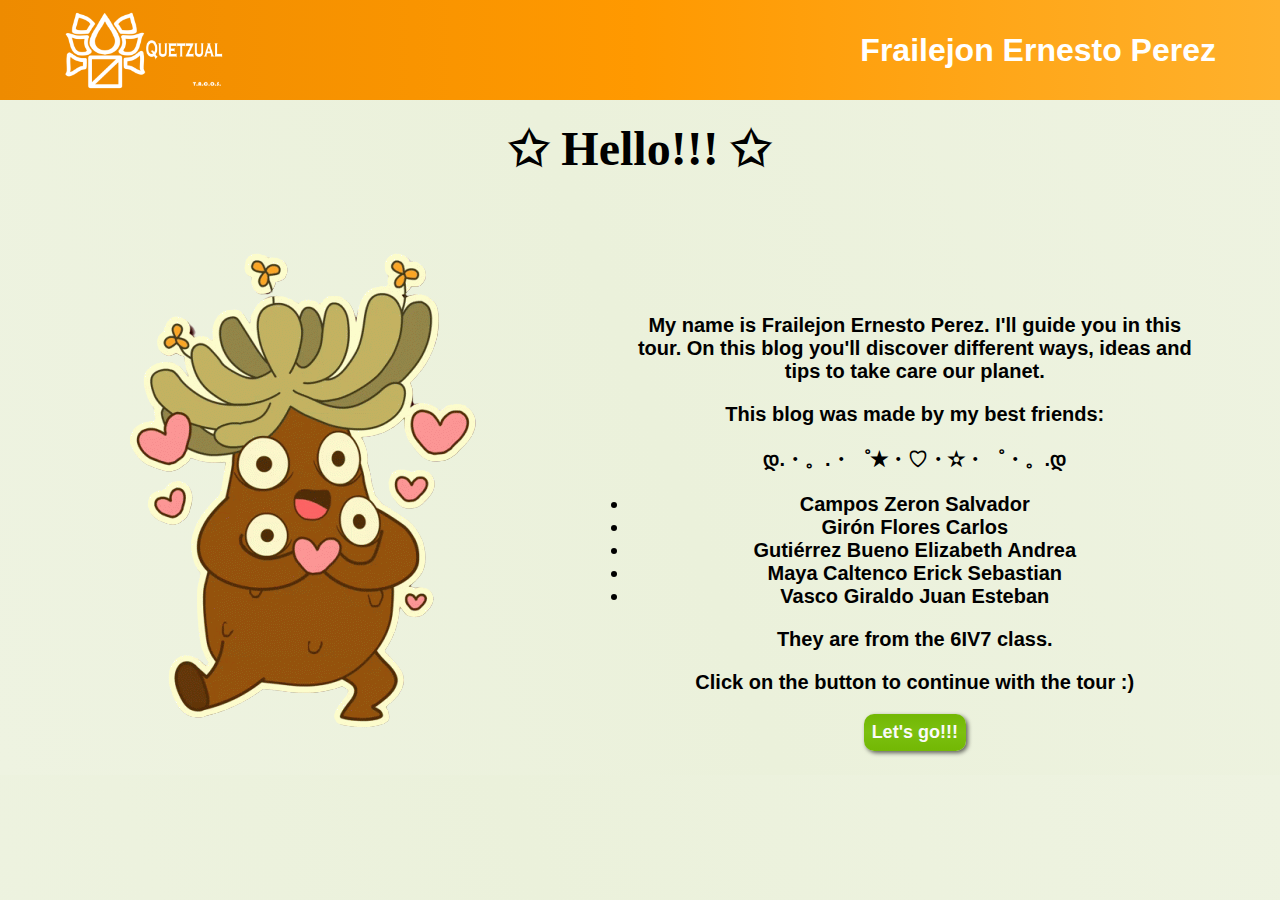
<file: index.html>
<!DOCTYPE html>
<html lang="en">
<head>
    <meta charset="UTF-8">
    <meta http-equiv="X-UA-Compatible" content="IE=edge">
    <meta name="viewport" content="width=device-width, initial-scale=1.0">
    <link rel="stylesheet" href="css/frailejon.css">
    <title>Blog</title>
</head>
<body>
    <header>
        <img src="./multimedia/LogoNegroVertical.png" alt="" class="logo">
        <h1 class="title">Frailejon Ernesto Perez</h1>
    </header>
    <section>
        <center>
            <p class="titulo">✩ Hello!!! ✩</p>
        </center>
        <article>
            <center>
                <img src="multimedia/frailejon.png"> 
            </center>
        </article>
        <article>
            <center>
                <p>My name is Frailejon Ernesto Perez. I'll guide you in this tour. On this blog you'll discover different ways, ideas and tips to take care our planet.</p>
                <p>This blog was made by my best friends:</p>
                <p>დ.・。.・゜✭・♡・✫・゜・。.დ</p>
                <li>Campos Zeron Salvador</li>
                <li>Girón Flores Carlos</li>
                <li>Gutiérrez Bueno Elizabeth Andrea</li>
                <li>Maya Caltenco Erick Sebastian</li>
                <li>Vasco Giraldo Juan Esteban</li>
                <p>They are from the 6IV7 class.</p>
                <p>Click on the button to continue with the tour :)</p>
                <a href="tips.html"><button>Let's go!!!</button></a>
            </center>
        </article>
    </section>
</body>
</html>
</file>
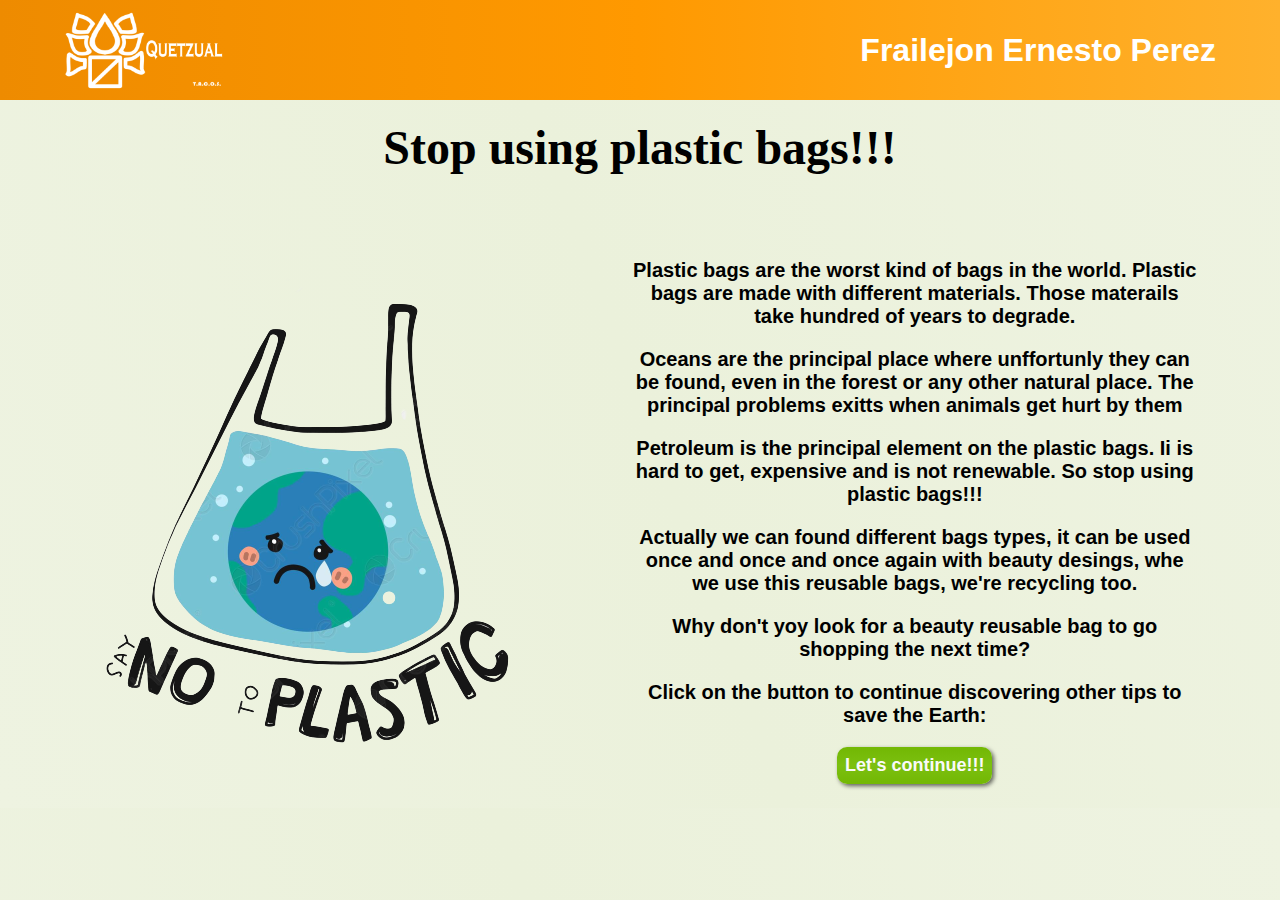
<file: bags.html>
<!DOCTYPE html>
<html lang="en">
<head>
    <meta charset="UTF-8">
    <meta http-equiv="X-UA-Compatible" content="IE=edge">
    <meta name="viewport" content="width=device-width, initial-scale=1.0">
    <link rel="stylesheet" href="css/tips.css">
    <title>Document</title>
</head>
<body>
    <header>
        <img src="./multimedia/LogoNegroVertical.png" alt="" class="logo">
        <h1 class="title">Frailejon Ernesto Perez</h1>
    </header>
    <section>
        <center>
            <p class="titulo">Stop using plastic bags!!!</p>
        </center>
        <article>
            <center>
                <img src="multimedia/PlasticBags.png">
            </center>
        </article>
        <article>
            <center>
                <p>Plastic bags are the worst kind of bags in the world. Plastic bags are made with different materials. Those materails take hundred of years to degrade.</p>
                <p>Oceans are the principal place where unffortunly they can be found, even in the forest or any other natural place. The principal problems exitts when animals get hurt by them</p>
                <p>Petroleum is the principal element on the plastic bags. Ii is hard to get, expensive and is not renewable. So stop using plastic bags!!!</p>
                <p>Actually we can found different bags types, it can be used once and once and once again with beauty desings, whe we use this reusable bags, we're recycling too.</p>
                <p>Why don't yoy look for a beauty reusable bag to go shopping the next time?</p>
                <p>Click on the button to continue discovering other tips to save the Earth:</p>
                <a href="tips.html"><button>Let's continue!!!</button></a>
            </center>
        </article>
    </section>
</body>
</html>
</file>
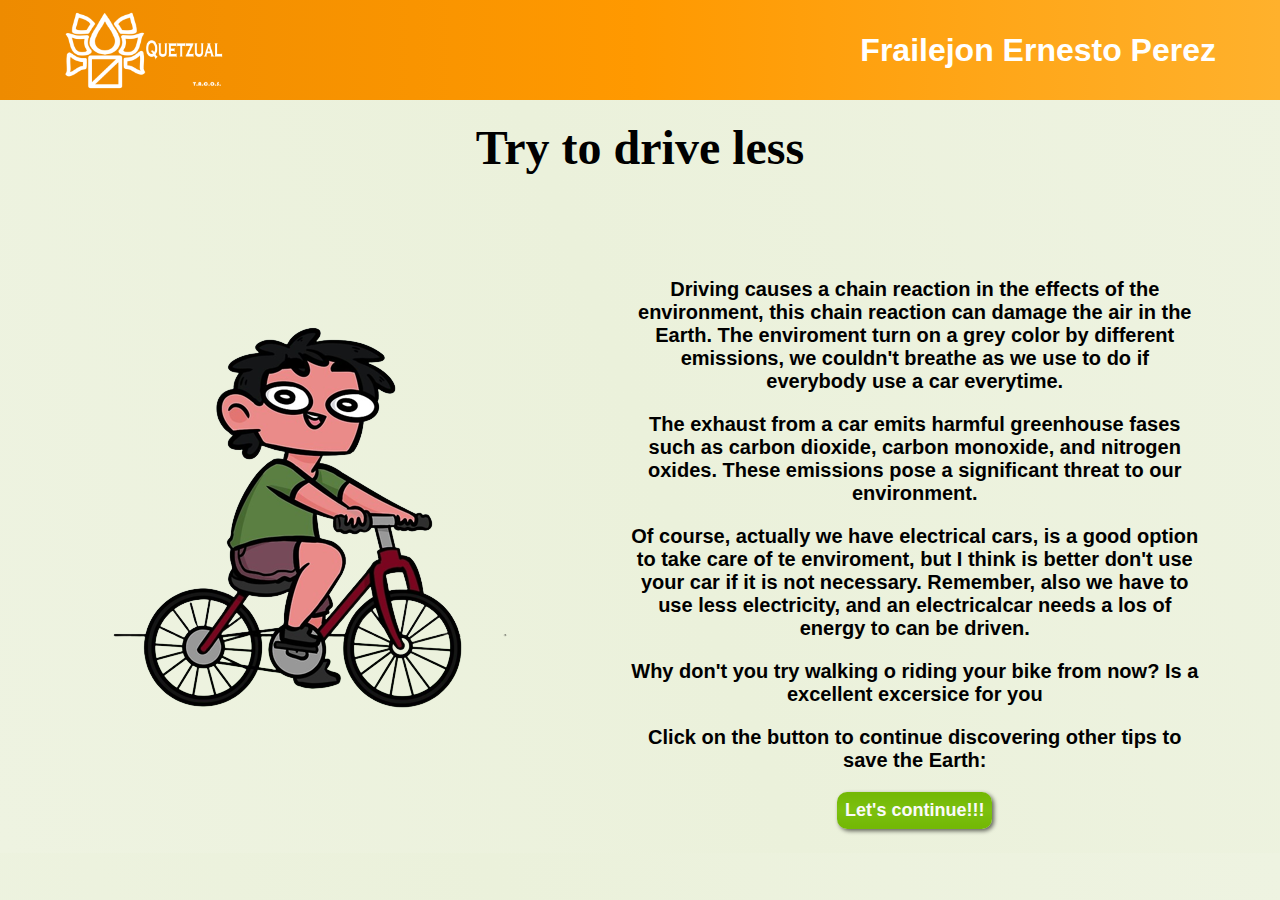
<file: drive.html>
<!DOCTYPE html>
<html lang="en">
<head>
    <meta charset="UTF-8">
    <meta http-equiv="X-UA-Compatible" content="IE=edge">
    <meta name="viewport" content="width=device-width, initial-scale=1.0">
    <link rel="stylesheet" href="css/tips.css">
    <title>Document</title>
</head>
<body>
    <header>
        <img src="./multimedia/LogoNegroVertical.png" alt="" class="logo">
        <h1 class="title">Frailejon Ernesto Perez</h1>
    </header>
    <section>
        <center>
            <p class="titulo">Try to drive less</p>
        </center>
        <article>
            <center>
                <img src="multimedia/DriveLess.png">
            </center>
        </article>
        <article>
            <center>
                <p>Driving causes a chain reaction in the effects of the environment, this chain reaction can damage the air in the Earth. The enviroment turn on a grey color by different emissions, we couldn't breathe as we use to do if everybody use a car everytime.</p>
                <p>The exhaust from a car emits harmful greenhouse fases such as carbon dioxide, carbon monoxide, and nitrogen oxides. These emissions pose a significant threat to our environment.</p>
                <p>Of course, actually we have electrical cars, is a good option to take care of te enviroment, but I think is better don't use your car if it is not necessary. Remember, also we have to use less electricity, and an electricalcar needs a los of energy to can be driven.</p>
                <p>Why don't you try walking o riding your bike from now? Is a excellent excersice for you</p>
                <p>Click on the button to continue discovering other tips to save the Earth:</p>
                <a href="tips.html"><button>Let's continue!!!</button></a>
            </center>
        </article>
    </section>
</body>
</html>
</file>
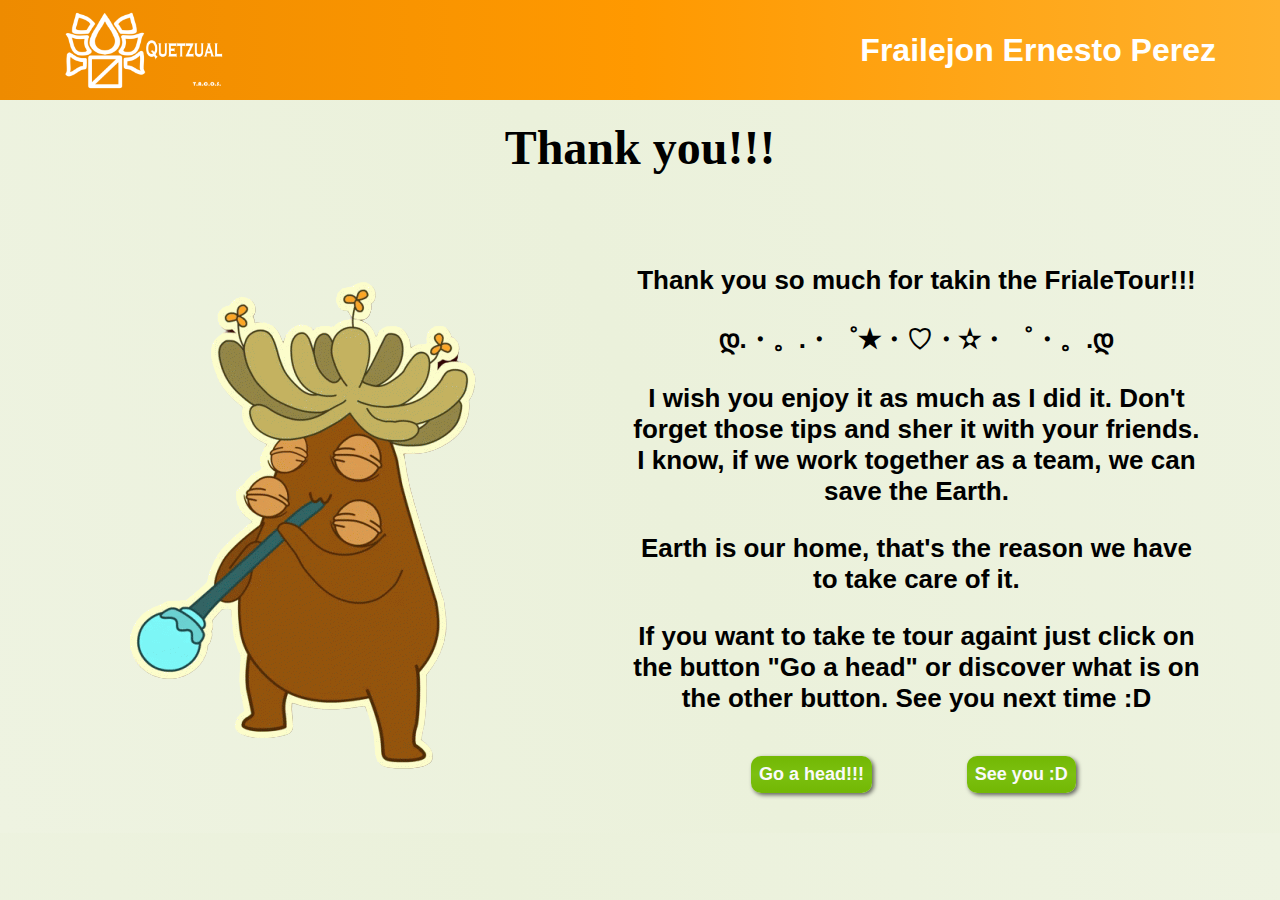
<file: final.html>
<!DOCTYPE html>
<html lang="en">
<head>
    <meta charset="UTF-8">
    <meta http-equiv="X-UA-Compatible" content="IE=edge">
    <meta name="viewport" content="width=device-width, initial-scale=1.0">
    <link rel="stylesheet" href="css/final.css">
    <title>Document</title>
</head>
<body>
    <header>
        <img src="./multimedia/LogoNegroVertical.png" alt="" class="logo">
        <h1 class="title">Frailejon Ernesto Perez</h1>
    </header>
    <section>
        <center>
            <p class="titulo">Thank you!!!</p>
        </center>
        <article>
            <center>
                <img src="multimedia/FrailejonFinal.png">
            </center>
        </article>
        <article>
            <center>
                <p>Thank you so much for takin the FrialeTour!!!</p>
                <p>დ.・。.・゜✭・♡・✫・゜・。.დ</p>
                <p>I wish you enjoy it as much as I did it. Don't forget those tips and sher it with your friends. I know, if we work together as a team, we can save the Earth.</p>
                <p>Earth is our home, that's the reason we have to take care of it.</p>
                <p>If you want to take te tour againt just click on the button "Go a head" or discover what is on the other button. See you next time :D</p>
                <article class="botones">
                    <a href="index.html"><button>Go a head!!!</button></a>
                </article>
                <article class="botones">
                    <a href="https://youtu.be/BMk1M1iXStE"><button>See you :D</button></a>
                </article>
            </center>
        </article>
    </section>
</body>
</html>
</file>
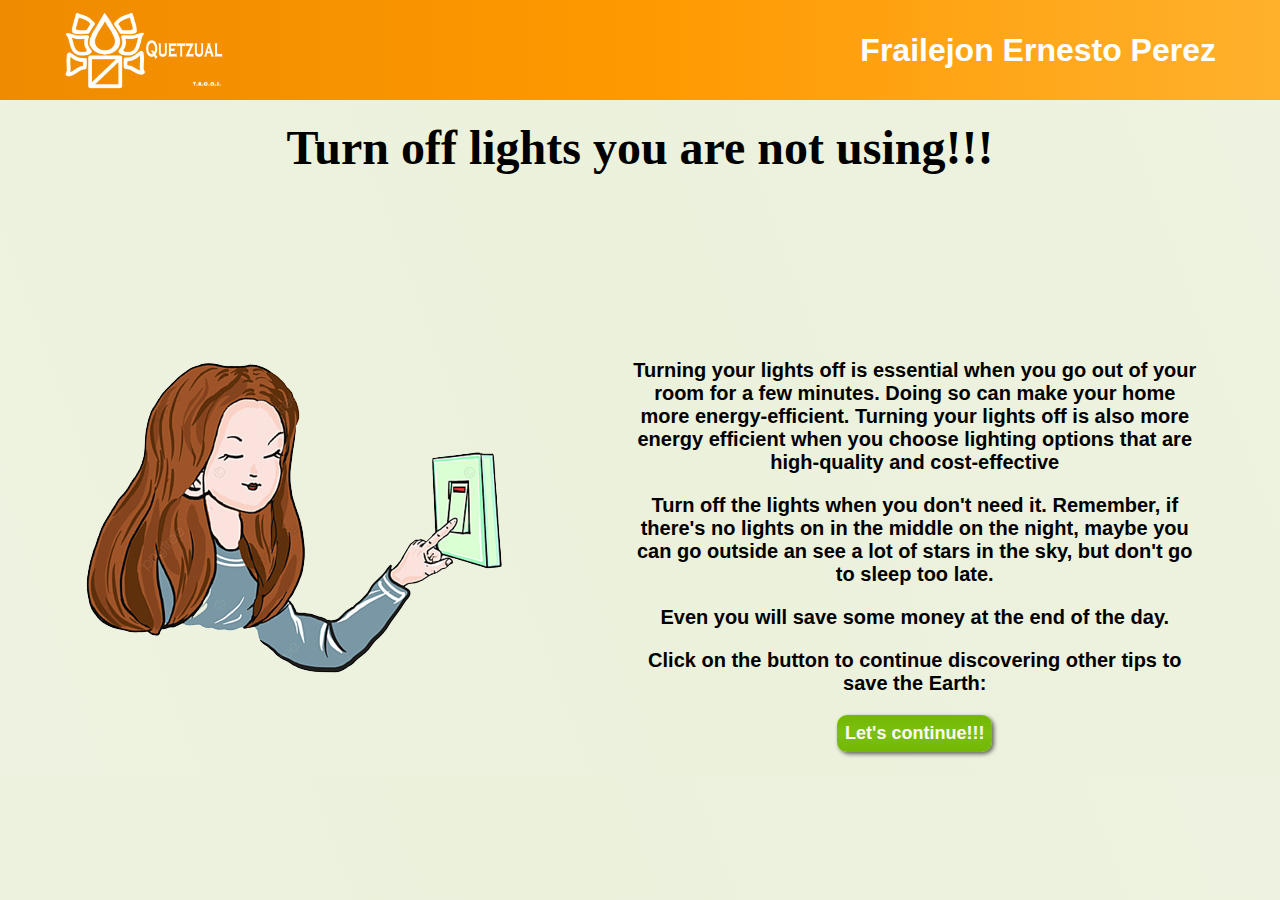
<file: light.html>
<!DOCTYPE html>
<html lang="en">
<head>
    <meta charset="UTF-8">
    <meta http-equiv="X-UA-Compatible" content="IE=edge">
    <link rel="stylesheet" href="css/tips.css">
    <title>Document</title>
</head>
<body>
    <header>
        <img src="./multimedia/LogoNegroVertical.png" alt="" class="logo">
        <h1 class="title">Frailejon Ernesto Perez</h1>
    </header>
    <section>
        <center>
            <p class="titulo">Turn off lights you are not using!!!</p>
        </center>
        <article>
            <center>
                <img src="multimedia/TurnOffLights.png">
            </center>
        </article>
        <article>
            <center>
                <p>Turning your lights off is essential when you go out of your room for a few minutes. Doing so can make your home more energy-efficient. Turning your lights off is also more energy efficient when you choose lighting options that are high-quality and cost-effective</p>
                <p>Turn off the lights when you don't need it. Remember, if there's no lights on in the middle on the night, maybe you can go outside an see a lot of stars in the sky, but don't go to sleep too late.</p>
                <p>Even you will save some money at the end of the day.</p>
                <p>Click on the button to continue discovering other tips to save the Earth:</p>
                <a href="tips.html"><button>Let's continue!!!</button></a>
            </center>
        </article>
    </section>
</body>
</html>
</file>
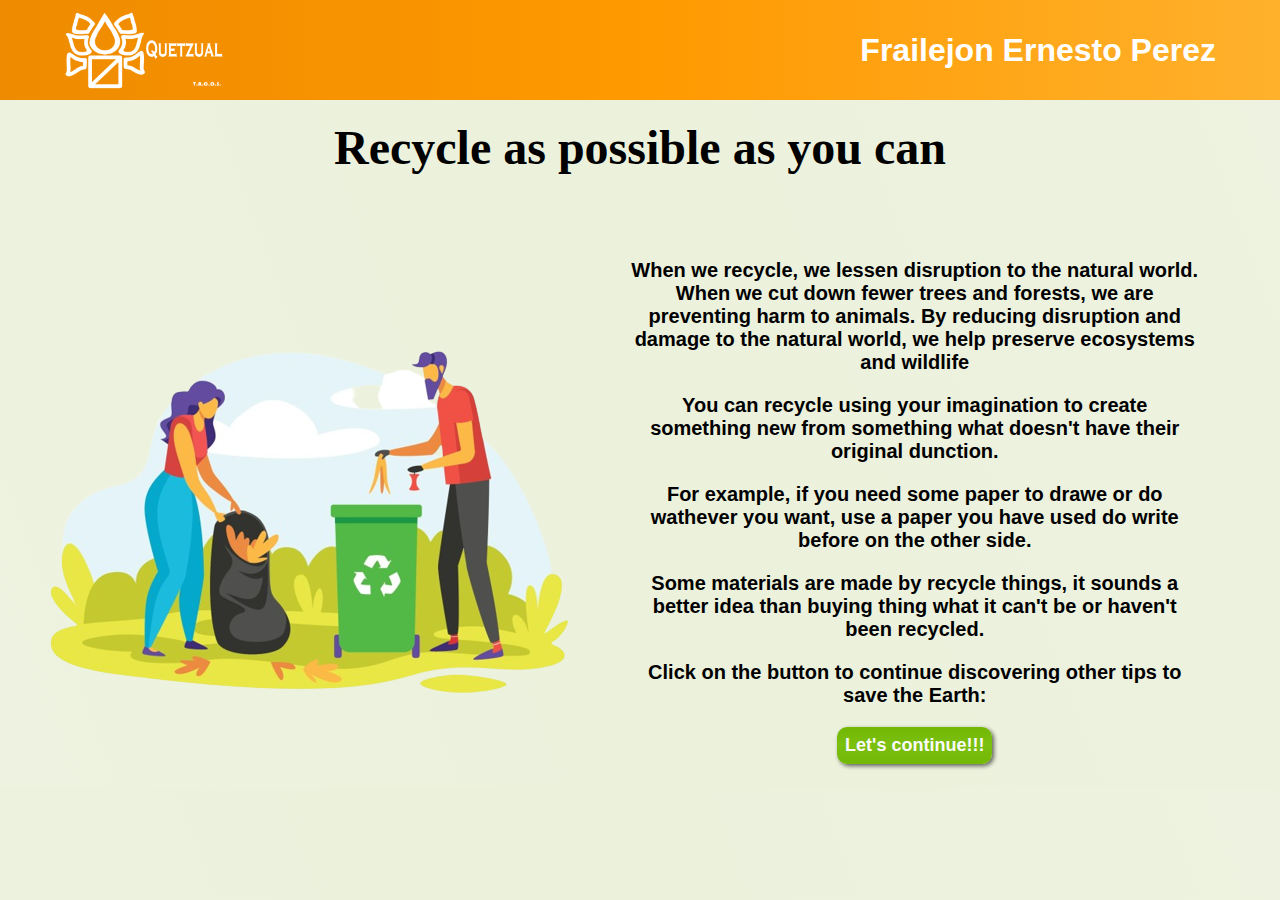
<file: recycle.html>
<!DOCTYPE html>
<html lang="en">
<head>
    <meta charset="UTF-8">
    <meta http-equiv="X-UA-Compatible" content="IE=edge">
    <meta name="viewport" content="width=device-width, initial-scale=1.0">
    <link rel="stylesheet" href="css/tips.css">
    <title>Document</title>
</head>
<body>
    <header>
        <img src="./multimedia/LogoNegroVertical.png" alt="" class="logo">
        <h1 class="title">Frailejon Ernesto Perez</h1>
    </header>
    <section>
        <center>
            <p class="titulo">Recycle as possible as you can</p>
        </center>
        <article>
            <center>
                <img src="multimedia/Recycle.png">
            </center>
        </article>
        <article>
            <center>
                <p>When we recycle, we lessen disruption to the natural world. When we cut down fewer trees and forests, we are preventing harm to animals. By reducing disruption and damage to the natural world, we help preserve ecosystems and wildlife</p>
                <p>You can recycle using your imagination to create something new from something what doesn't have their original dunction.</p>
                <p>For example, if you need some paper to drawe or do wathever you want, use a paper you have used do write before on the other side.</p>
                <p>Some materials are made by recycle things, it sounds a better idea than buying thing what it can't be or haven't been recycled.</p>
                <p>Click on the button to continue discovering other tips to save the Earth:</p>
                <a href="tips.html"><button>Let's continue!!!</button></a>
            </center>
        </article>
    </section>
</body>
</html>
</file>
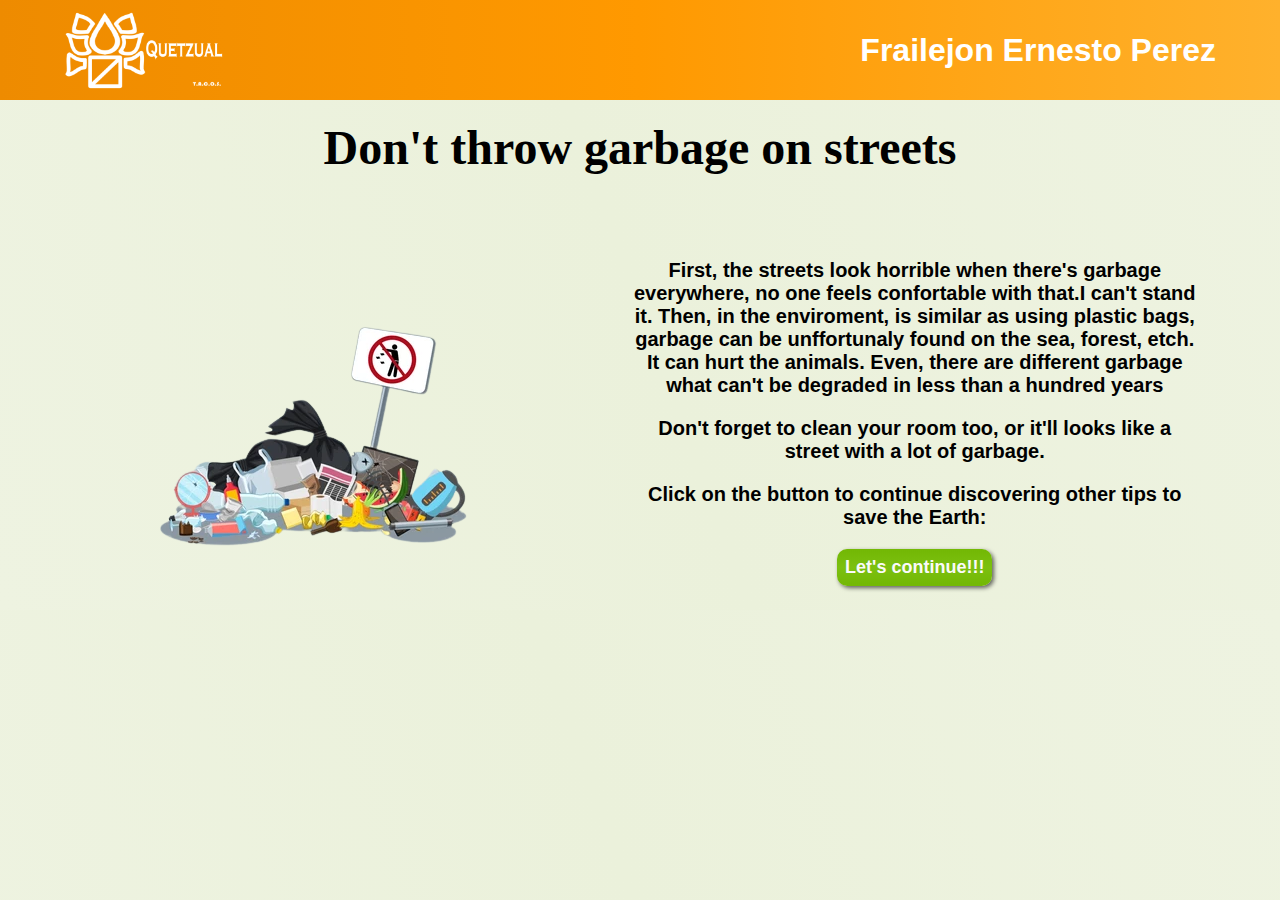
<file: streets.html>
<!DOCTYPE html>
<html lang="en">
<head>
    <meta charset="UTF-8">
    <meta http-equiv="X-UA-Compatible" content="IE=edge">
    <meta name="viewport" content="width=device-width, initial-scale=1.0">
    <link rel="stylesheet" href="css/tips.css">
    <title>Document</title>
</head>
<body>
    <header>
        <img src="./multimedia/LogoNegroVertical.png" alt="" class="logo">
        <h1 class="title">Frailejon Ernesto Perez</h1>
    </header>
    <section>
        <center>
            <p class="titulo">Don't throw garbage on streets</p>
        </center>
        <article>
            <center>
                <img src="multimedia/Streets.png">
            </center>
        </article>
        <article>
            <center>
                <p>First, the streets look horrible when there's garbage everywhere, no one feels confortable with that.I can't stand it. Then, in the enviroment, is similar as using plastic bags, garbage can be unffortunaly found on the sea, forest, etch. It can hurt the animals. Even, there are different garbage what can't be degraded in less than a hundred years</p>
                <p>Don't forget to clean your room too, or it'll looks like a street with a lot of garbage.</p>
                <p>Click on the button to continue discovering other tips to save the Earth:</p>
                <a href="tips.html"><button>Let's continue!!!</button></a>
            </center>
        </article>
    </section>
</body>
</html>
</file>
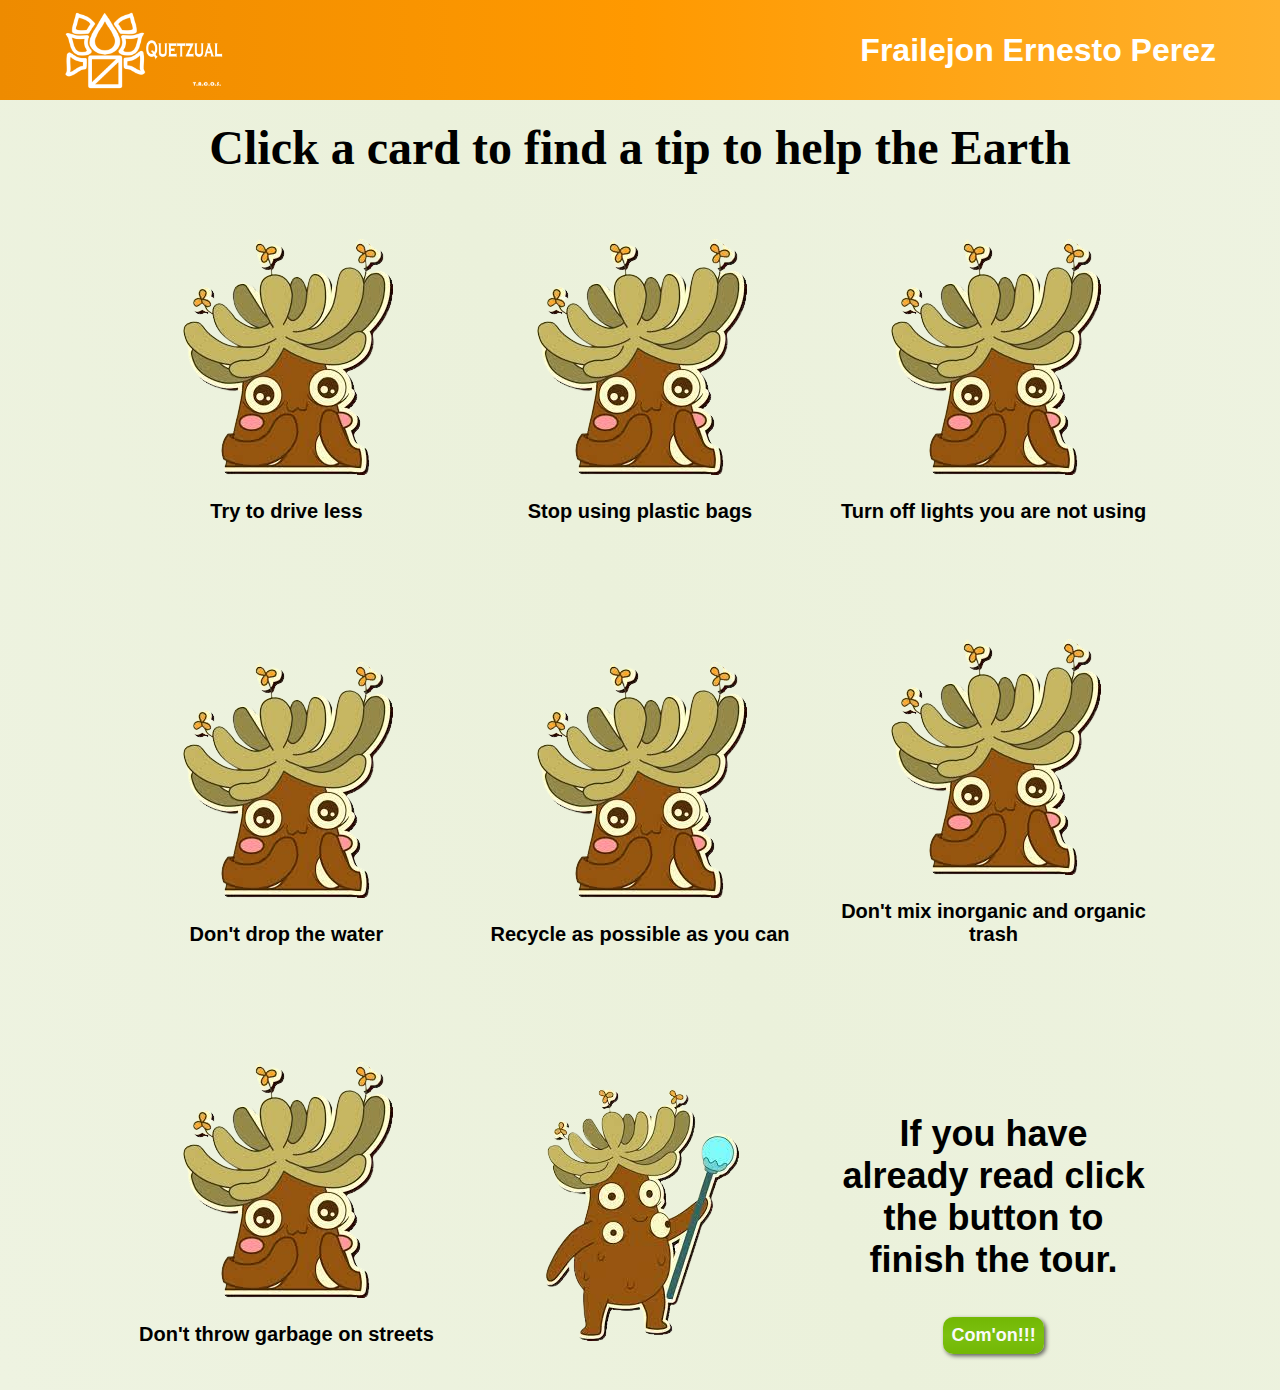
<file: tips.html>
<!DOCTYPE html>
<html lang="en">
<head>
    <meta charset="UTF-8">
    <meta http-equiv="X-UA-Compatible" content="IE=edge">
    <meta name="viewport" content="width=device-width, initial-scale=1.0">
    <link rel="stylesheet" href="css/cartitas.css">
    <title>Tip list</title>
</head>
<body>
    <header>
        <img src="./multimedia/LogoNegroVertical.png" alt="" class="logo">
        <h1 class="title">Frailejon Ernesto Perez</h1>
    </header>
    <center>
        <section>
            <center>
                <p class="titulo">Click a card to find a tip to help the Earth</p>
            </center>
            <article>
                <a href="drive.html">
                    <img src="multimedia/FrailejonChikito.png">
                </a>
                <p>Try to drive less</p>
            </article>
            <article>
                <a href="bags.html">
                    <img src="multimedia/FrailejonChikito.png">
                </a>
                <p>Stop using plastic bags</p>
            </article>
            <article>
                <a href="light.html">
                    <img src="multimedia/FrailejonChikito.png">
                </a>
                <p>Turn off lights you are not using</p>
            </article>
        </section>
        <section>
            <article>
                <a href="water.html">
                    <img src="multimedia/FrailejonChikito.png">
                </a>
                <p>Don't drop the water</p>
            </article>
            <article>
                <a href="recycle.html">
                    <img src="multimedia/FrailejonChikito.png">
                </a>
                <p>Recycle as possible as you can</p>
            </article>
            <article>
                <a href="trash.html">
                    <img src="multimedia/FrailejonChikito.png">
                </a>
                <p>Don't mix inorganic and organic trash</p>
            </article>
        </section>
        <section>
            <article>
                <a href="streets.html">
                    <img src="multimedia/FrailejonChikito.png">
                </a>
                <p>Don't throw garbage on streets</p>
            </article>
            <article>
                <img src="multimedia/FreailejonCuadrito.png">
            </article>
            <article>
                <p class="wrande">If you have already read click the button to finish the tour.</p>
                <a href="final.html">
                    <button>
                        Com'on!!!
                    </button>
                </a>
            </article>
        </section>
    </center>
</body>
</html>
</file>
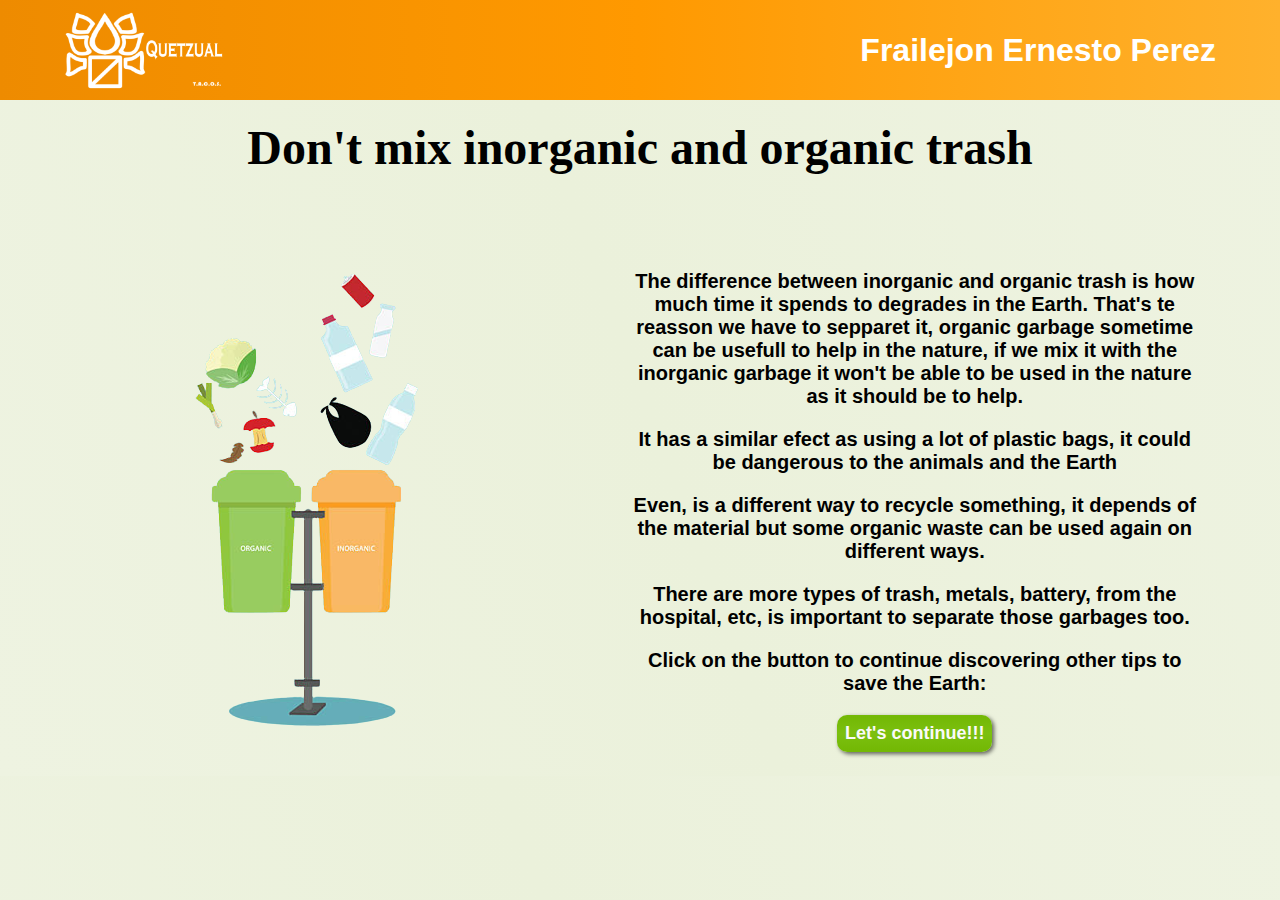
<file: trash.html>
<!DOCTYPE html>
<html lang="en">
<head>
    <meta charset="UTF-8">
    <meta http-equiv="X-UA-Compatible" content="IE=edge">
    <meta name="viewport" content="width=device-width, initial-scale=1.0">
    <link rel="stylesheet" href="css/tips.css">
    <title>Document</title>
</head>
<body>
    <header>
        <img src="./multimedia/LogoNegroVertical.png" alt="" class="logo">
        <h1 class="title">Frailejon Ernesto Perez</h1>
    </header>
    <section>
        <center>
            <p class="titulo">Don't mix inorganic and organic trash</p>
        </center>
        <article>
            <center>
                <img src="multimedia/OrganicAndInorganicWaste.png">
            </center>
        </article>
        <article>
            <center>
                <p>The difference between inorganic and organic trash is how much time it spends to degrades in the Earth. That's te reasson we have to sepparet it, organic garbage sometime can be usefull to help in the nature, if we mix it with the inorganic garbage it won't be able to be used in the nature as it should be to help.</p>
                <p>It has a similar efect as using a lot of plastic bags, it could be dangerous to the animals and the Earth</p>
                <p>Even, is a different way to recycle something, it depends of the material but some organic waste can be used again on different ways.</p>
                <p>There are more types of trash, metals, battery, from the hospital, etc, is important to separate those garbages too.</p>
                <p>Click on the button to continue discovering other tips to save the Earth:</p>
                <a href="tips.html"><button>Let's continue!!!</button></a>
            </center>
        </article>
    </section>
</body>
</html>
</file>
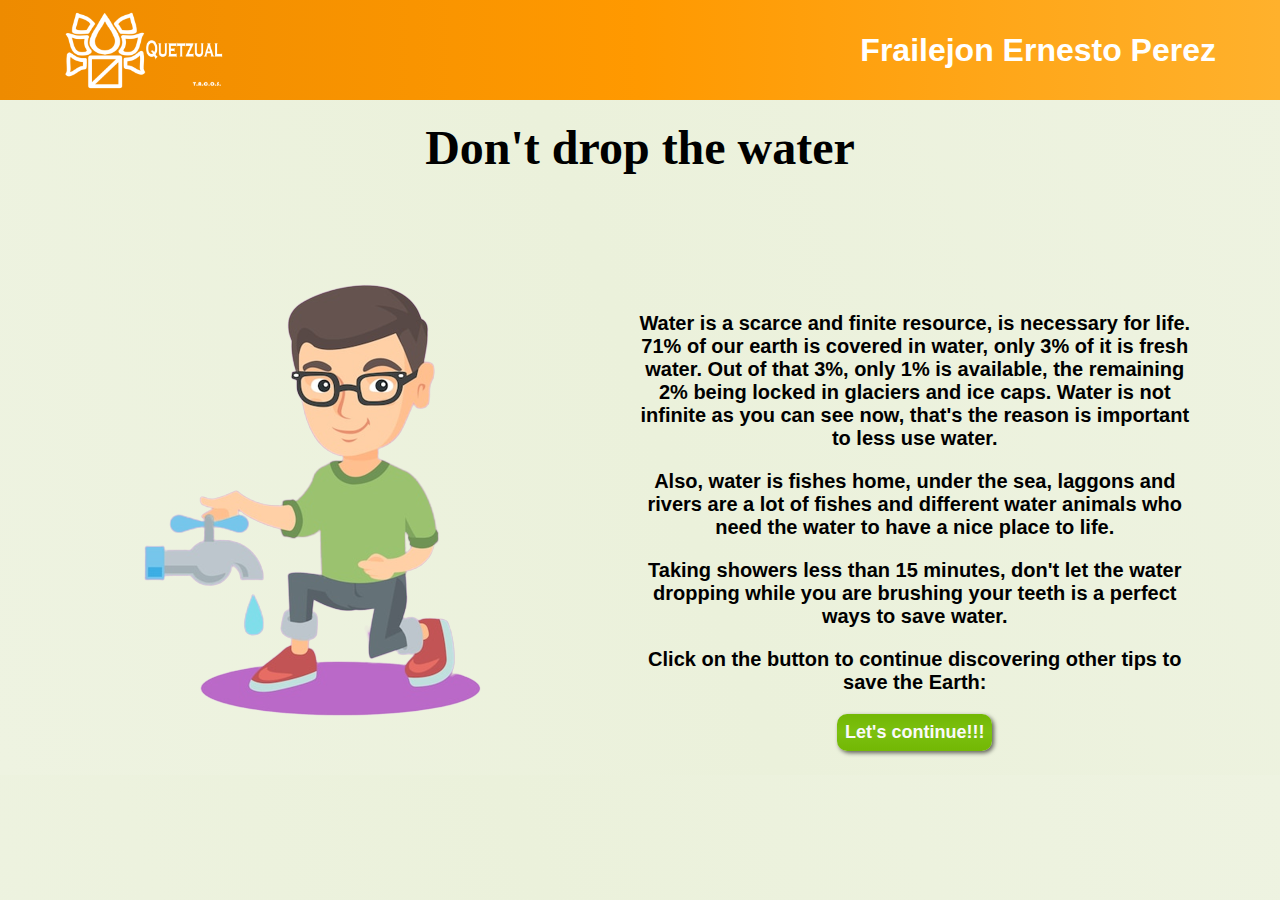
<file: water.html>
<!DOCTYPE html>
<html lang="en">
<head>
    <meta charset="UTF-8">
    <meta http-equiv="X-UA-Compatible" content="IE=edge">
    <meta name="viewport" content="width=device-width, initial-scale=1.0">
    <link rel="stylesheet" href="css/tips.css">
    <title>Document</title>
</head>
<body>
    <header>
        <img src="./multimedia/LogoNegroVertical.png" alt="" class="logo">
        <h1 class="title">Frailejon Ernesto Perez</h1>
    </header>
    <section>
        <center>
            <p class="titulo">Don't drop the water</p>
        </center>
        <article>
            <center>
                <img src="multimedia/DontDropWater.png">
            </center>
        </article>
        <article>
            <center>
                <p>Water is a scarce and finite resource, is necessary for life. 71% of our earth is covered in water, only 3% of it is fresh water. Out of that 3%, only 1% is available, the remaining 2% being locked in glaciers and ice caps. Water is not infinite as you can see now, that's the reason is important to less use water.</p>
                <p>Also, water is fishes home, under the sea, laggons and rivers are a lot of fishes and different water animals who need the water to have a nice place to life.</p>
                <p>Taking showers less than 15 minutes, don't let the water dropping while you are brushing your teeth is a perfect ways to save water.</p>
                <p>Click on the button to continue discovering other tips to save the Earth:</p>
                <a href="tips.html"><button>Let's continue!!!</button></a>
            </center>
        </article>
    </section>
</body>
</html>
</file>
<file: css/frailejon.css>
body{
    background: linear-gradient(70deg, rgb(238, 243, 225), rgb(235, 241, 219), rgb(238, 243, 225));
    font-family: -apple-system, BlinkMacSystemFont, 'Segoe UI', Roboto, Oxygen, Ubuntu, Cantarell, 'Open Sans', 'Helvetica Neue', sans-serif;
    font-weight: bold;
    font-size: 20px;
}
.titulo{
    font-family: cursive;
    font-weight: bold;
    font-size: 48px;
}
article{
    display: inline-block;
    width: 45%;
    height: 45%;
    padding: 1rem;
}
button{
    background: linear-gradient(180deg, rgb(115, 184, 5), rgb(124, 192, 16), rgb(115, 184, 5));
    border-radius: 10px;
    border-color: transparent;
    font-family: Verdana, Geneva, Tahoma, sans-serif;
    font-weight: bold;
    color: rgb(250, 250, 250);
    font-size: 18px;
    padding: 6px;
    box-shadow: 2px 2px 4px rgba(0, 0, 0, .6);
}
header{
    background: linear-gradient(90deg, #ee8b00, #ff9900 , #ffb12c);
    height: auto;
    width: 100%;
    position: fixed;
    top: 0;
    left: 0;
    display: flex;
    justify-content: space-between;
    align-items: center;
    padding: 0 5%;
    padding-top: 10px;
    padding-bottom: 10px;
    box-sizing: border-box;
    height: 100px;
    transition: 0.5em;
}
h1{
    color: rgb(255, 255, 255);
    font-size: 2rem;
    font-weight: bold;
    margin: 0;
    padding: 0;
}

.logo{
    height: 100%;
}

section{
    padding-top: 4rem;
}
</file>
<file: css/tips.css>
body{
    background: linear-gradient(70deg, rgb(238, 243, 225), rgb(235, 241, 219), rgb(238, 243, 225));
    font-family: -apple-system, BlinkMacSystemFont, 'Segoe UI', Roboto, Oxygen, Ubuntu, Cantarell, 'Open Sans', 'Helvetica Neue', sans-serif;
    font-weight: bold;
    font-size: 20px;
}
header{
    background: linear-gradient(90deg, #ee8b00, #ff9900 , #ffb12c);
    height: auto;
    width: 100%;
    position: fixed;
    top: 0;
    left: 0;
    display: flex;
    justify-content: space-between;
    align-items: center;
    padding: 0 5%;
    padding-top: 10px;
    padding-bottom: 10px;
    box-sizing: border-box;
    height: 100px;
    transition: 0.5em;
}
h1{
    color: rgb(255, 255, 255);
    font-size: 2rem;
    font-weight: bold;
    margin: 0;
    padding: 0;
}

.logo{
    height: 100%;
}

section{
    padding-top: 4rem;
}
article{
    display: inline-block;
    width: 45%;
    height: 45%;
    padding: 1rem;
}
.titulo{
    font-family: cursive;
    font-weight: bold;
    font-size: 48px;
}
button{
    background: linear-gradient(180deg, rgb(115, 184, 5), rgb(124, 192, 16), rgb(115, 184, 5));
    border-radius: 10px;
    border-color: transparent;
    font-family: Verdana, Geneva, Tahoma, sans-serif;
    font-weight: bold;
    color: rgb(250, 250, 250);
    font-size: 18px;
    padding: 6px;
    box-shadow: 2px 2px 4px rgba(0, 0, 0, .6);
}
</file>
<file: css/final.css>
body{
    background: linear-gradient(70deg, rgb(238, 243, 225), rgb(235, 241, 219), rgb(238, 243, 225));
    font-family: -apple-system, BlinkMacSystemFont, 'Segoe UI', Roboto, Oxygen, Ubuntu, Cantarell, 'Open Sans', 'Helvetica Neue', sans-serif;
    font-weight: bold;
    font-size: 26px;
}
.titulo{
    font-family: cursive;
    font-weight: bold;
    font-size: 48px;
}
article{
    display: inline-block;
    width: 45%;
    height: 45%;
    padding: 1rem;
}
button{
    background: linear-gradient(180deg, rgb(115, 184, 5), rgb(124, 192, 16), rgb(115, 184, 5));
    border-radius: 10px;
    border-color: transparent;
    font-family: Verdana, Geneva, Tahoma, sans-serif;
    font-weight: bold;
    color: rgb(250, 250, 250);
    font-size: 18px;
    padding: 6px;
    box-shadow: 2px 2px 4px rgba(0, 0, 0, .6);
}
header{
    background: linear-gradient(90deg, #ee8b00, #ff9900 , #ffb12c);
    height: auto;
    width: 100%;
    position: fixed;
    top: 0;
    left: 0;
    display: flex;
    justify-content: space-between;
    align-items: center;
    padding: 0 5%;
    padding-top: 10px;
    padding-bottom: 10px;
    box-sizing: border-box;
    height: 100px;
    transition: 0.5em;
}
h1{
    color: rgb(255, 255, 255);
    font-size: 2rem;
    font-weight: bold;
    margin: 0;
    padding: 0;
}

.logo{
    height: 100%;
}

section{
    padding-top: 4rem;
}
.botones{
    display: inline-block;
    width: 30%;
    height: 45%;
    padding: 1rem;
}
</file>
<file: css/cartitas.css>
body{
    background: linear-gradient(70deg, rgb(238, 243, 225), rgb(235, 241, 219), rgb(238, 243, 225));
    font-family: -apple-system, BlinkMacSystemFont, 'Segoe UI', Roboto, Oxygen, Ubuntu, Cantarell, 'Open Sans', 'Helvetica Neue', sans-serif;
    font-weight: bold;
    font-size: 20px;
}
.titulo{
    font-family: cursive;
    font-weight: bold;
    font-size: 48px;
}
article{
    display: inline-block;
    width: 25%;
    height: 55%;
    padding: 1rem;
}
article.ultima{
    display: inline-block;
    width: 30%;
    height: 30%;
    padding: 1rem;
}
button{
    background: linear-gradient(180deg, rgb(115, 184, 5), rgb(124, 192, 16), rgb(115, 184, 5));
    border-radius: 10px;
    border-color: transparent;
    font-family: Verdana, Geneva, Tahoma, sans-serif;
    font-weight: bold;
    color: rgb(250, 250, 250);
    font-size: 18px;
    padding: 6px;
    box-shadow: 2px 2px 4px rgba(0, 0, 0, .6);
}
.wrande{
    font-size: 36px;
}
header{
    background: linear-gradient(90deg, #ee8b00, #ff9900 , #ffb12c);
    height: auto;
    width: 100%;
    position: fixed;
    top: 0;
    left: 0;
    display: flex;
    justify-content: space-between;
    align-items: center;
    padding: 0 5%;
    padding-top: 10px;
    padding-bottom: 10px;
    box-sizing: border-box;
    height: 100px;
    transition: 0.5em;
}
h1{
    color: rgb(255, 255, 255);
    font-size: 2rem;
    font-weight: bold;
    margin: 0;
    padding: 0;
}

.logo{
    height: 100%;
}

section{
    padding-top: 4rem;
}
</file>
